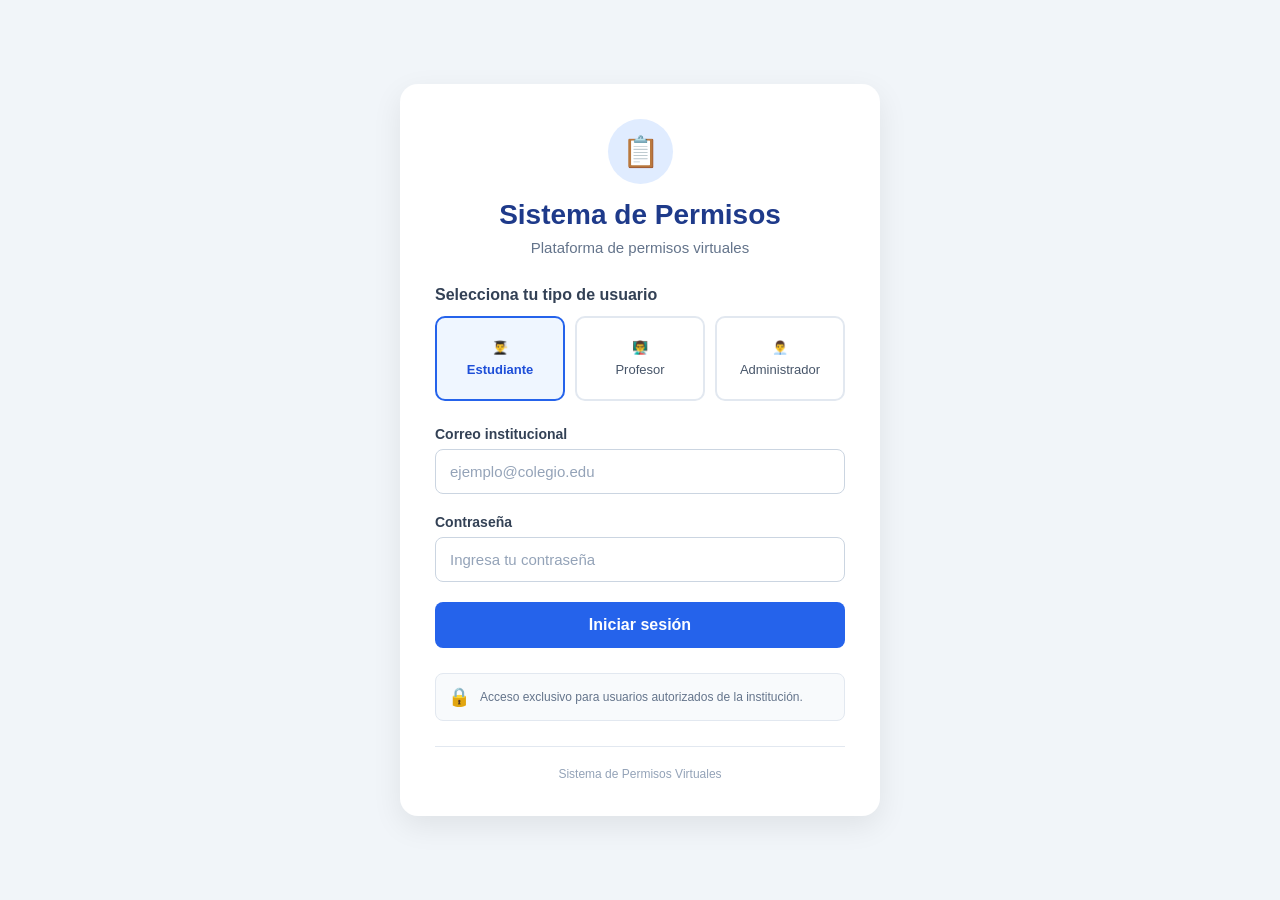
<file: index.html>
<!DOCTYPE html>
<html lang="es">

<head>
    <meta charset="UTF-8">
    <meta name="viewport" content="width=device-width, initial-scale=1.0">

    <title>Sistema de Permisos Virtuales</title>
    <link rel="stylesheet" href="sesion.css">
</head>

<body>

    <main class="contenedor-login">

        <section class="tarjeta-login">

            <!-- ENCABEZADO -->

            <div class="encabezado">

                <div class="icono">
                    📋
                </div>

                <h1>
                    Sistema de Permisos
                </h1>

                <p>
                    Plataforma de permisos virtuales
                </p>

            </div>


            <!-- SELECCIÓN DE ROL -->

            <div class="seccion-roles">

                <h2>
                    Selecciona tu tipo de usuario
                </h2>

                <div class="roles">

                    <button
                        type="button"
                        class="boton-rol activo">

                        👨‍🎓
                        <span>Estudiante</span>

                    </button>


                    <button
                        type="button"
                        class="boton-rol">

                        👨‍🏫
                        <span>Profesor</span>

                    </button>


                    <button
                        type="button"
                        class="boton-rol">

                        👨‍💼
                        <span>Administrador</span>

                    </button>

                </div>

            </div>


            <!-- FORMULARIO -->

            <form class="formulario-login">

                <div class="campo">

                    <label for="correo">
                        Correo institucional
                    </label>

                    <input
                        type="email"
                        id="correo"
                        name="correo"
                        placeholder="ejemplo@colegio.edu"
                        required>

                </div>


                <div class="campo">

                    <label for="contrasena">
                        Contraseña
                    </label>

                    <input
                        type="password"
                        id="contrasena"
                        name="contrasena"
                        placeholder="Ingresa tu contraseña"
                        required>

                </div>


                <button
                    type="submit"
                    class="boton-iniciar">

                    Iniciar sesión

                </button>

            </form>


            <!-- INFORMACIÓN -->

            <div class="informacion">

                <span>🔒</span>

                <p>
                    Acceso exclusivo para usuarios
                    autorizados de la institución.
                </p>

            </div>


            <!-- PIE -->

            <footer>

                Sistema de Permisos Virtuales

            </footer>

        </section>

    </main>

</body>
<script src="sesion.js"></script>
</html>
</file>
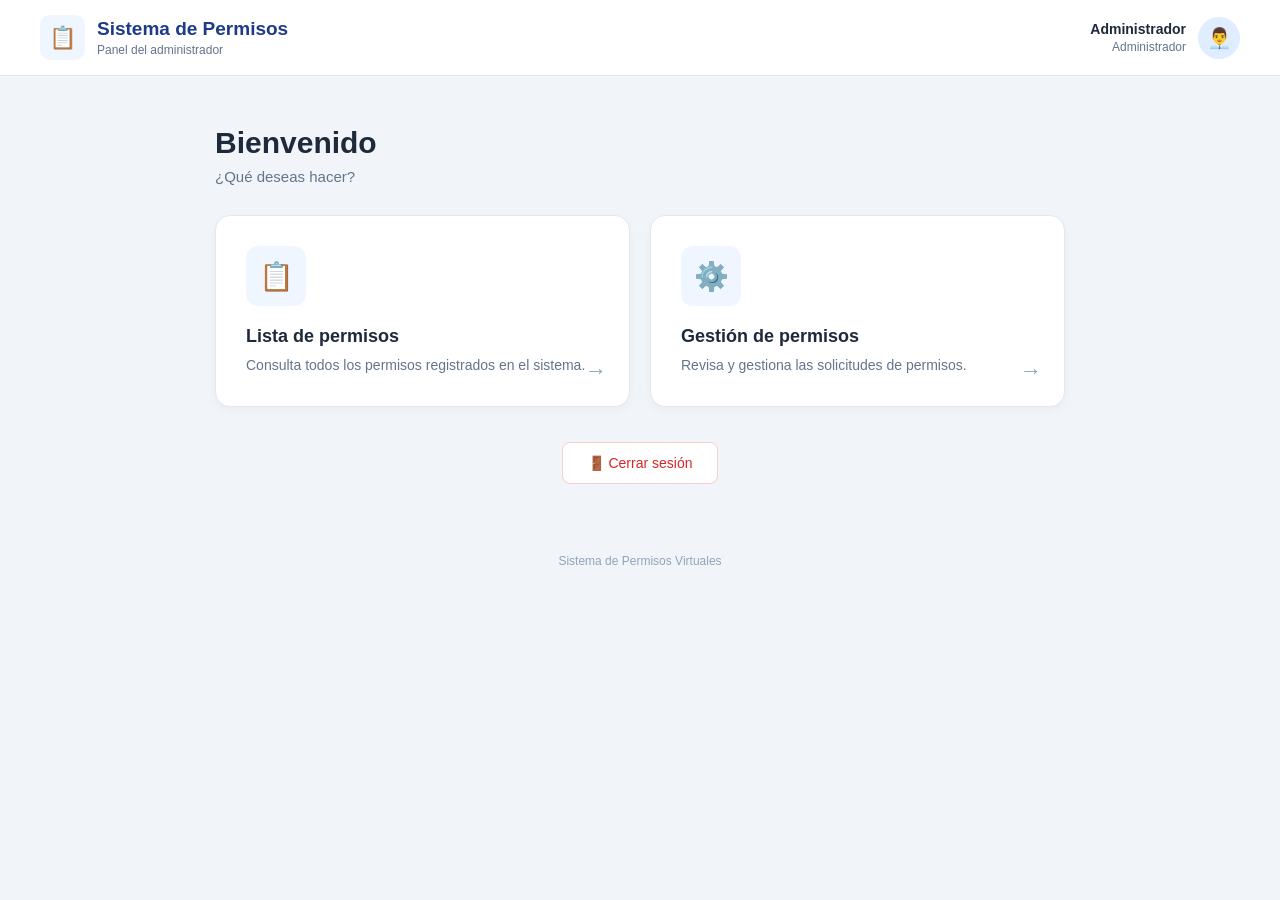
<file: administrador.html>
<!DOCTYPE html>
<html lang="es">

<head>

    <meta charset="UTF-8">

    <meta
        name="viewport"
        content="width=device-width, initial-scale=1.0">

    <title>Panel del Administrador</title>

    <link
        rel="stylesheet"
        href="administrador.css">

</head>

<body>


    <!-- BARRA SUPERIOR -->

    <header class="barra-superior">

        <div class="logo">

            <div class="logo-icono">
                📋
            </div>

            <div class="logo-texto">

                <h1>
                    Sistema de Permisos
                </h1>

                <p>
                    Panel del administrador
                </p>

            </div>

        </div>


        <div class="usuario">

            <div class="usuario-datos">

                <strong id="nombreUsuario">
                    Administrador
                </strong>

                <span>
                    Administrador
                </span>

            </div>

            <div class="usuario-icono">
                👨‍💼
            </div>

        </div>

    </header>


    <!-- CONTENIDO -->

    <main class="contenido">


        <!-- BIENVENIDA -->

        <section class="bienvenida">

            <h2>
                Bienvenido
            </h2>

            <p>
                ¿Qué deseas hacer?
            </p>

        </section>


        <!-- OPCIONES -->

        <section class="opciones">


            <!-- LISTA DE PERMISOS -->

            <button
                type="button"
                class="tarjeta-opcion"
                id="btnListaPermisos">

                <div class="icono-opcion">
                    📋
                </div>

                <div class="texto-opcion">

                    <h3>
                        Lista de permisos
                    </h3>

                    <p>
                        Consulta todos los permisos
                        registrados en el sistema.
                    </p>

                </div>

                <span class="flecha">
                    →
                </span>

            </button>


            <!-- GESTIÓN DE PERMISOS -->

            <button
                type="button"
                class="tarjeta-opcion"
                id="btnGestionPermisos">

                <div class="icono-opcion">
                    ⚙️
                </div>

                <div class="texto-opcion">

                    <h3>
                        Gestión de permisos
                    </h3>

                    <p>
                        Revisa y gestiona las
                        solicitudes de permisos.
                    </p>

                </div>

                <span class="flecha">
                    →
                </span>

            </button>


            <!-- GENERAL -->


        </section>


        <!-- CERRAR SESIÓN -->

        <button
            type="button"
            class="boton-cerrar"
            id="btnCerrarSesion">

            🚪 Cerrar sesión

        </button>


    </main>


    <!-- PIE -->

    <footer>

        Sistema de Permisos Virtuales

    </footer>


    <script src="administrador.js"></script>

</body>

</html>
</file>
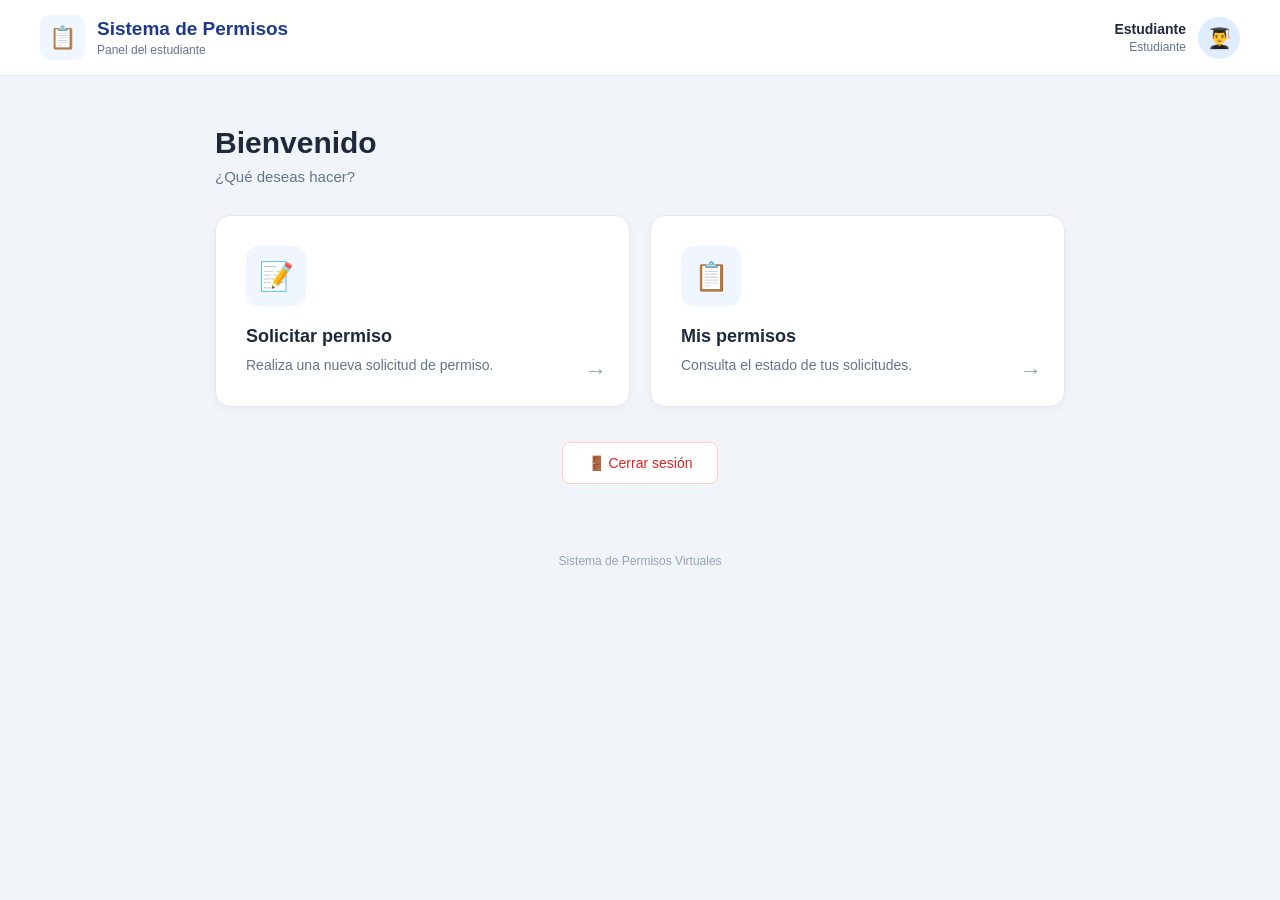
<file: estudiante.html>
<!DOCTYPE html>
<html lang="es">

<head>

    <meta charset="UTF-8">

    <meta
        name="viewport"
        content="width=device-width, initial-scale=1.0">

    <title>Panel del Estudiante</title>

    <link rel="stylesheet" href="estudiante.css">

</head>

<body>

    <!-- BARRA SUPERIOR -->

    <header class="barra-superior">

        <div class="logo">

            <div class="logo-icono">
                📋
            </div>

            <div class="logo-texto">

                <h1>
                    Sistema de Permisos
                </h1>

                <p>
                    Panel del estudiante
                </p>

            </div>

        </div>


        <div class="usuario">

            <div class="usuario-datos">

                <strong id="nombreUsuario">
                    Estudiante
                </strong>

                <span>
                    Estudiante
                </span>

            </div>

            <div class="usuario-icono">
                👨‍🎓
            </div>

        </div>

    </header>


    <!-- CONTENIDO -->

    <main class="contenido">

        <!-- BIENVENIDA -->

        <section class="bienvenida">

            <h2>
                Bienvenido
            </h2>

            <p>
                ¿Qué deseas hacer?
            </p>

        </section>


        <!-- OPCIONES -->

        <section class="opciones">


            <!-- SOLICITAR PERMISO -->

            <button
                type="button"
                class="tarjeta-opcion"
                id="btnSolicitar">

                <div class="icono-opcion">
                    📝
                </div>

                <div class="texto-opcion">

                    <h3>
                        Solicitar permiso
                    </h3>

                    <p>
                        Realiza una nueva solicitud
                        de permiso.
                    </p>

                </div>

                <span class="flecha">
                    →
                </span>

            </button>


            <!-- MIS PERMISOS -->

            <button
                type="button"
                class="tarjeta-opcion"
                id="btnMisPermisos">

                <div class="icono-opcion">
                    📋
                </div>

                <div class="texto-opcion">

                    <h3>
                        Mis permisos
                    </h3>

                    <p>
                        Consulta el estado de tus
                        solicitudes.
                    </p>

                </div>

                <span class="flecha">
                    →
                </span>

            </button>


        </section>


        <!-- CERRAR SESIÓN -->

        <button
            type="button"
            class="boton-cerrar"
            id="btnCerrarSesion">

            🚪 Cerrar sesión

        </button>

    </main>


    <!-- PIE -->

    <footer>

        Sistema de Permisos Virtuales

    </footer>


    <script src="estudiante.js"></script>

</body>

</html>
</file>
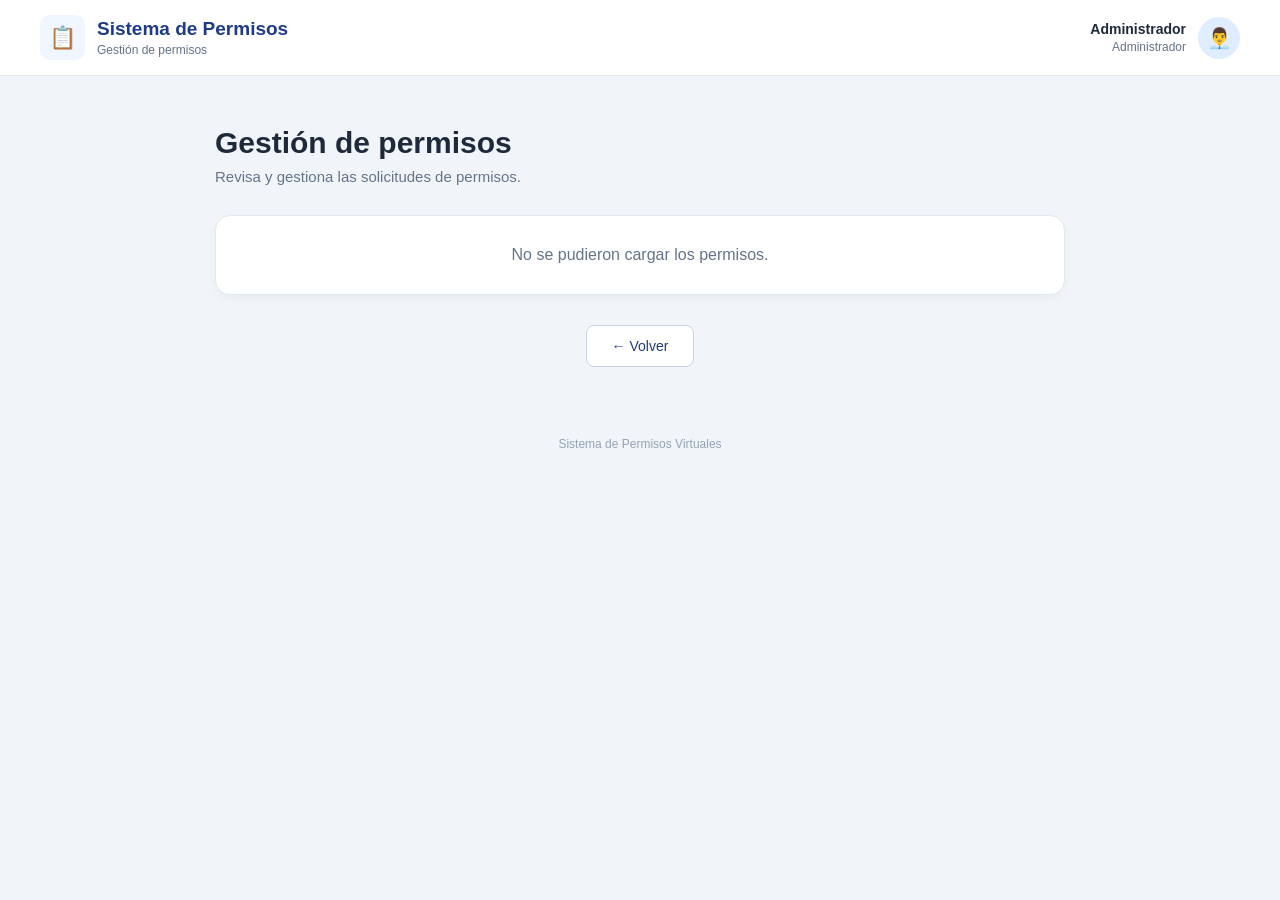
<file: gestion-permisos.html>
<!DOCTYPE html>
<html lang="es">

<head>

    <meta charset="UTF-8">

    <meta
        name="viewport"
        content="width=device-width, initial-scale=1.0">

    <title>Gestión de permisos</title>

    <link
        rel="stylesheet"
        href="gestion-permisos.css">

</head>

<body>


    <!-- BARRA SUPERIOR -->

    <header class="barra-superior">

        <div class="logo">

            <div class="logo-icono">
                📋
            </div>

            <div class="logo-texto">

                <h1>
                    Sistema de Permisos
                </h1>

                <p>
                    Gestión de permisos
                </p>

            </div>

        </div>


        <div class="usuario">

            <div class="usuario-datos">

                <strong id="nombreUsuario">
                    Administrador
                </strong>

                <span>
                    Administrador
                </span>

            </div>

            <div class="usuario-icono">
                👨‍💼
            </div>

        </div>

    </header>


    <!-- CONTENIDO -->

    <main class="contenido">


        <section class="bienvenida">

            <h2>
                Gestión de permisos
            </h2>

            <p>
                Revisa y gestiona las solicitudes de permisos.
            </p>

        </section>


        <!-- LISTA DE PERMISOS -->

        <section
            class="lista-permisos"
            id="listaPermisos">
        </section>


        <!-- SIN PERMISOS -->

        <div
            id="sinPermisos"
            class="sin-permisos">

            No hay solicitudes de permisos registradas.

        </div>


        <!-- VOLVER -->

        <button
            type="button"
            class="boton-volver"
            id="btnVolver">

            ← Volver

        </button>


    </main>


    <footer>

        Sistema de Permisos Virtuales

    </footer>


    <script src="gestion-permisos.js"></script>

</body>

</html>
</file>
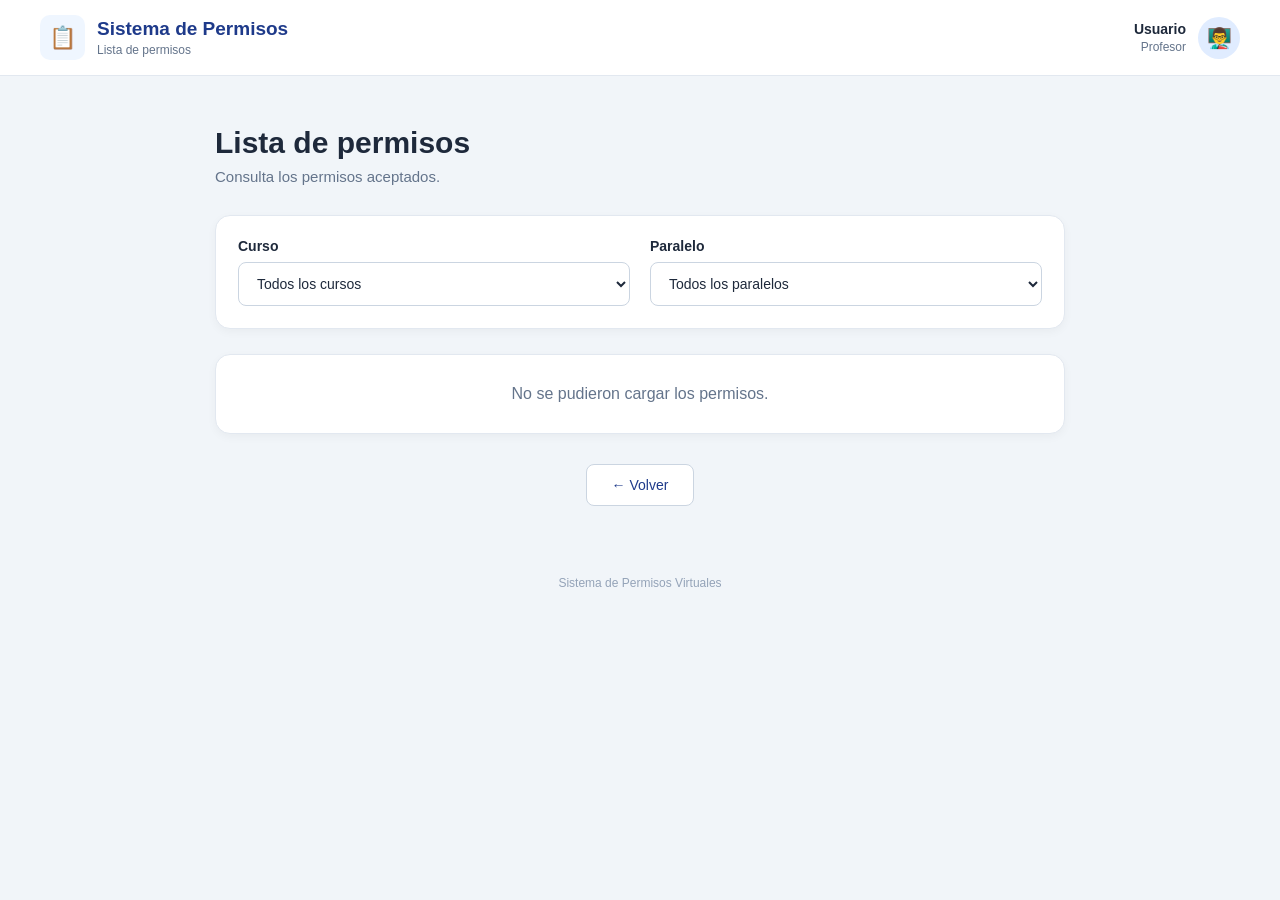
<file: lista-permisos.html>
<!DOCTYPE html>
<html lang="es">

<head>

    <meta charset="UTF-8">

    <meta
        name="viewport"
        content="width=device-width, initial-scale=1.0">

    <title>Lista de permisos</title>

    <link rel="stylesheet" href="lista-permisos.css">

</head>

<body>


    <!-- BARRA SUPERIOR -->

    <header class="barra-superior">

        <div class="logo">

            <div class="logo-icono">
                📋
            </div>

            <div class="logo-texto">

                <h1>
                    Sistema de Permisos
                </h1>

                <p>
                    Lista de permisos
                </p>

            </div>

        </div>


        <div class="usuario">

            <div class="usuario-datos">

                <strong id="nombreUsuario">
                    Usuario
                </strong>

                <span id="textoRol">
                    Profesor
                </span>

            </div>

            <div
                class="usuario-icono"
                id="iconoUsuario"
            >
                👨‍🏫
            </div>

        </div>

    </header>


    <!-- CONTENIDO -->

    <main class="contenido">


        <!-- BIENVENIDA -->

        <section class="bienvenida">

            <h2>
                Lista de permisos
            </h2>

            <p>
                Consulta los permisos aceptados.
            </p>

        </section>


        <!-- FILTROS -->

        <section class="filtros">

            <div class="campo">

                <label for="curso">
                    Curso
                </label>

                <select id="curso">

                    <option value="">
                        Todos los cursos
                    </option>

                    <option value="1ro">
                        1ro
                    </option>

                    <option value="2do">
                        2do
                    </option>

                    <option value="3ro">
                        3ro
                    </option>

                    <option value="4to">
                        4to
                    </option>

                    <option value="5to">
                        5to
                    </option>

                    <option value="6to">
                        6to
                    </option>

                </select>

            </div>


            <div class="campo">

                <label for="paralelo">
                    Paralelo
                </label>

                <select id="paralelo">

                    <option value="">
                        Todos los paralelos
                    </option>

                    <option value="A">
                        A
                    </option>

                    <option value="B">
                        B
                    </option>

                </select>

            </div>

        </section>


        <!-- LISTA -->

        <section
            class="lista-permisos"
            id="listaPermisos"
        >
        </section>


        <!-- SIN PERMISOS -->

        <div
            id="sinPermisos"
            class="sin-permisos"
        >
            No hay permisos aceptados para mostrar.
        </div>


        <!-- VOLVER -->

        <button
            type="button"
            class="boton-volver"
            id="btnVolver"
        >

            ← Volver

        </button>


    </main>


    <!-- PIE -->

    <footer>

        Sistema de Permisos Virtuales

    </footer>


    <script src="lista-permisos.js"></script>

</body>

</html>
</file>
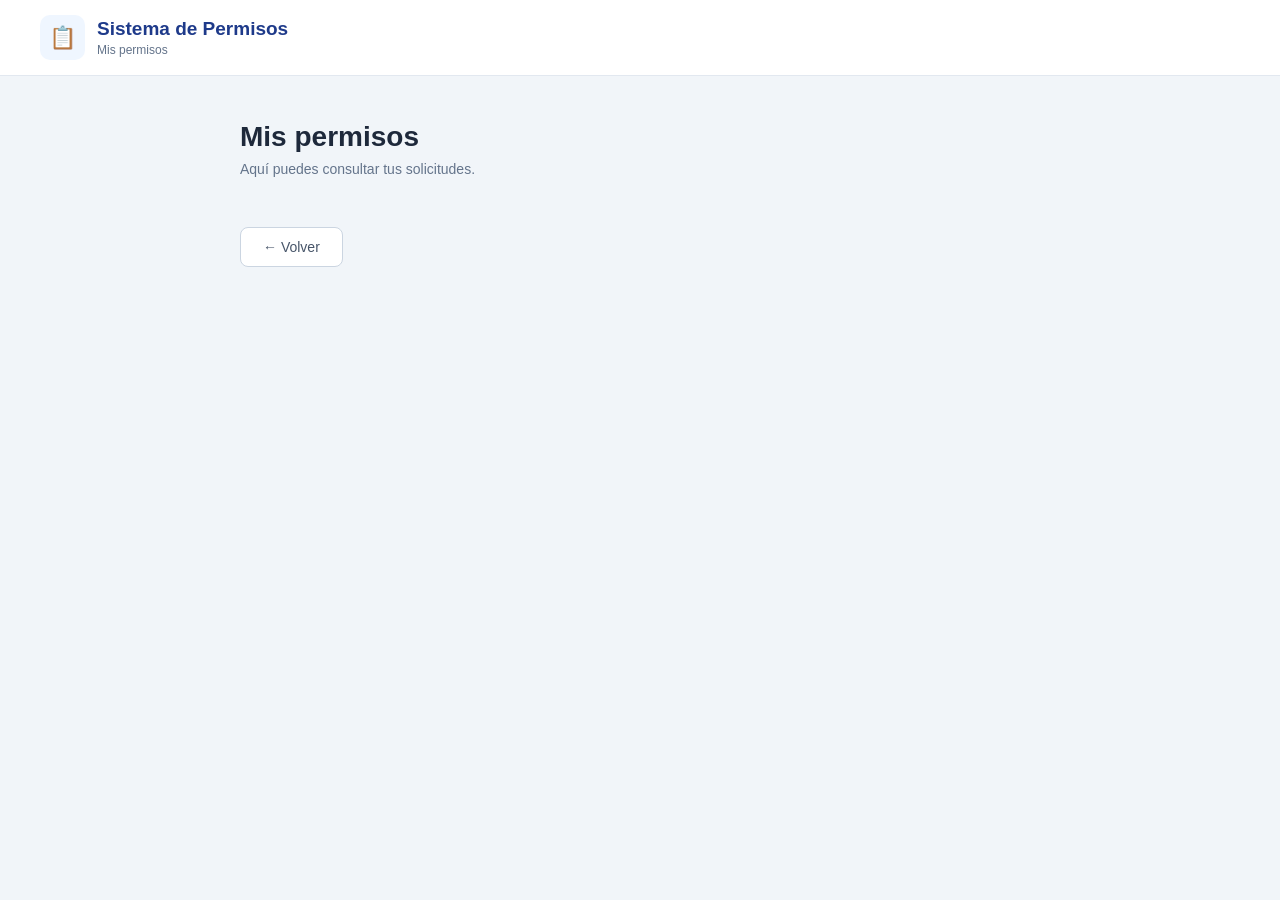
<file: permisos.html>
<!DOCTYPE html>
<html lang="es">

<head>

    <meta charset="UTF-8">

    <meta
        name="viewport"
        content="width=device-width, initial-scale=1.0">

    <title>Mis permisos</title>

    <link
        rel="stylesheet"
        href="permisos.css">

</head>

<body>


    <!-- BARRA SUPERIOR -->

    <header class="barra-superior">

        <div class="logo">

            <div class="logo-icono">
                📋
            </div>

            <div class="logo-texto">

                <h1>
                    Sistema de Permisos
                </h1>

                <p>
                    Mis permisos
                </p>

            </div>

        </div>

    </header>


    <!-- CONTENIDO -->

    <main class="contenedor">

        <section class="encabezado">

            <h2>
                Mis permisos
            </h2>

            <p>
                Aquí puedes consultar tus solicitudes.
            </p>

        </section>


        <!-- LISTA -->

        <section id="listaPermisos">

        </section>


        <!-- SIN PERMISOS -->

        <div
            id="sinPermisos"
            class="sin-permisos">

            No tienes solicitudes de permisos
            registradas.

        </div>


        <button
            type="button"
            class="boton-volver"
            id="btnVolver">

            ← Volver

        </button>

    </main>


    <script src="permisos.js"></script>

</body>

</html>
</file>
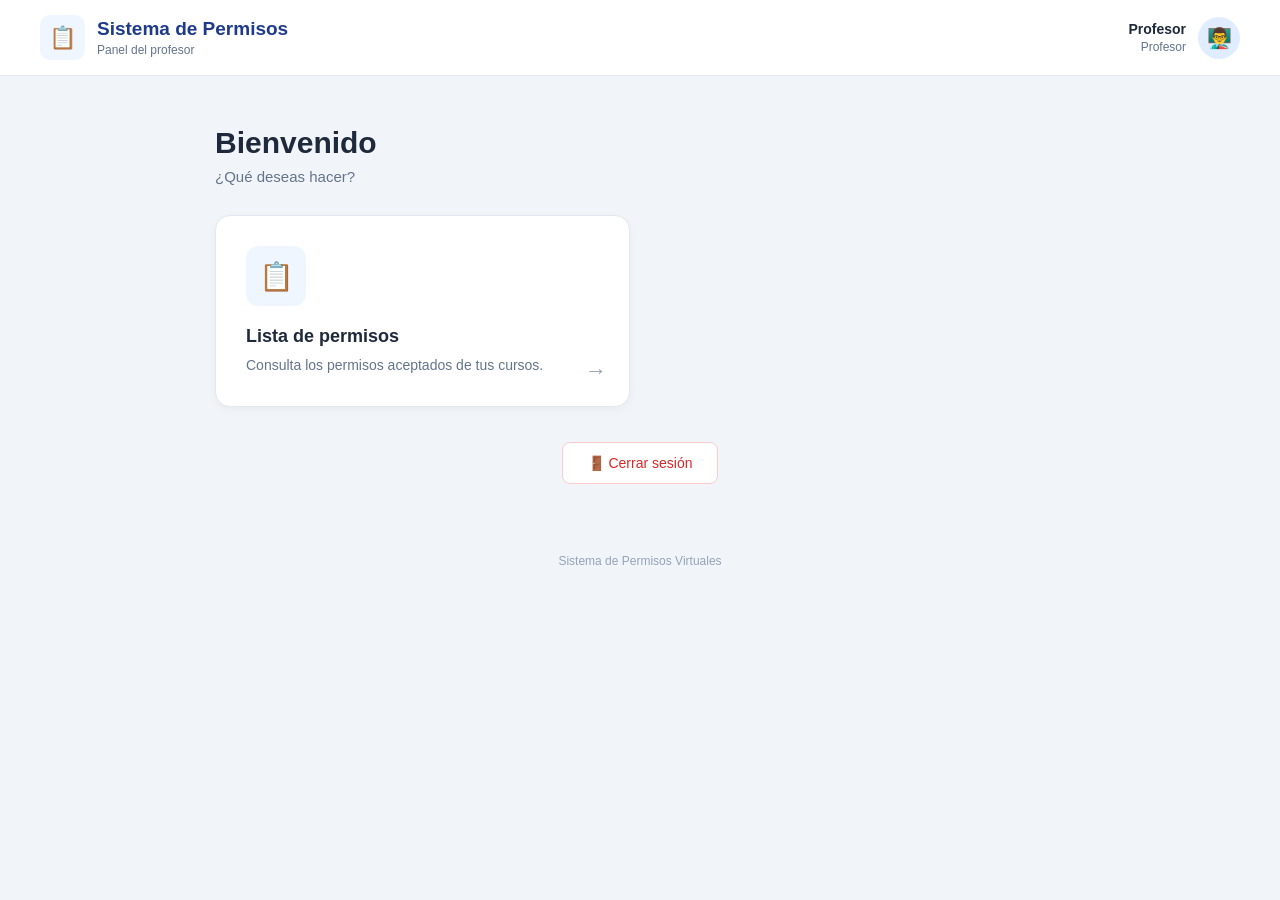
<file: profesor.html>
<!DOCTYPE html>
<html lang="es">

<head>

    <meta charset="UTF-8">

    <meta
        name="viewport"
        content="width=device-width, initial-scale=1.0">

    <title>Panel del Profesor</title>

    <link rel="stylesheet" href="profesor.css">

</head>

<body>


    <!-- BARRA SUPERIOR -->

    <header class="barra-superior">

        <div class="logo">

            <div class="logo-icono">
                📋
            </div>

            <div class="logo-texto">

                <h1>
                    Sistema de Permisos
                </h1>

                <p>
                    Panel del profesor
                </p>

            </div>

        </div>


        <div class="usuario">

            <div class="usuario-datos">

                <strong id="nombreUsuario">
                    Profesor
                </strong>

                <span>
                    Profesor
                </span>

            </div>

            <div class="usuario-icono">
                👨‍🏫
            </div>

        </div>

    </header>


    <!-- CONTENIDO -->

    <main class="contenido">


        <!-- BIENVENIDA -->

        <section class="bienvenida">

            <h2>
                Bienvenido
            </h2>

            <p>
                ¿Qué deseas hacer?
            </p>

        </section>


        <!-- OPCIONES -->

        <section class="opciones">


            <!-- LISTA DE PERMISOS -->

            <button
                type="button"
                class="tarjeta-opcion"
                id="btnListaPermisos">

                <div class="icono-opcion">
                    📋
                </div>

                <div class="texto-opcion">

                    <h3>
                        Lista de permisos
                    </h3>

                    <p>
                        Consulta los permisos
                        aceptados de tus cursos.
                    </p>

                </div>

                <span class="flecha">
                    →
                </span>

            </button>


        </section>


        <!-- CERRAR SESIÓN -->

        <button
            type="button"
            class="boton-cerrar"
            id="btnCerrarSesion">

            🚪 Cerrar sesión

        </button>


    </main>


    <!-- PIE -->

    <footer>

        Sistema de Permisos Virtuales

    </footer>


    <script src="profesor.js"></script>

</body>

</html>
</file>
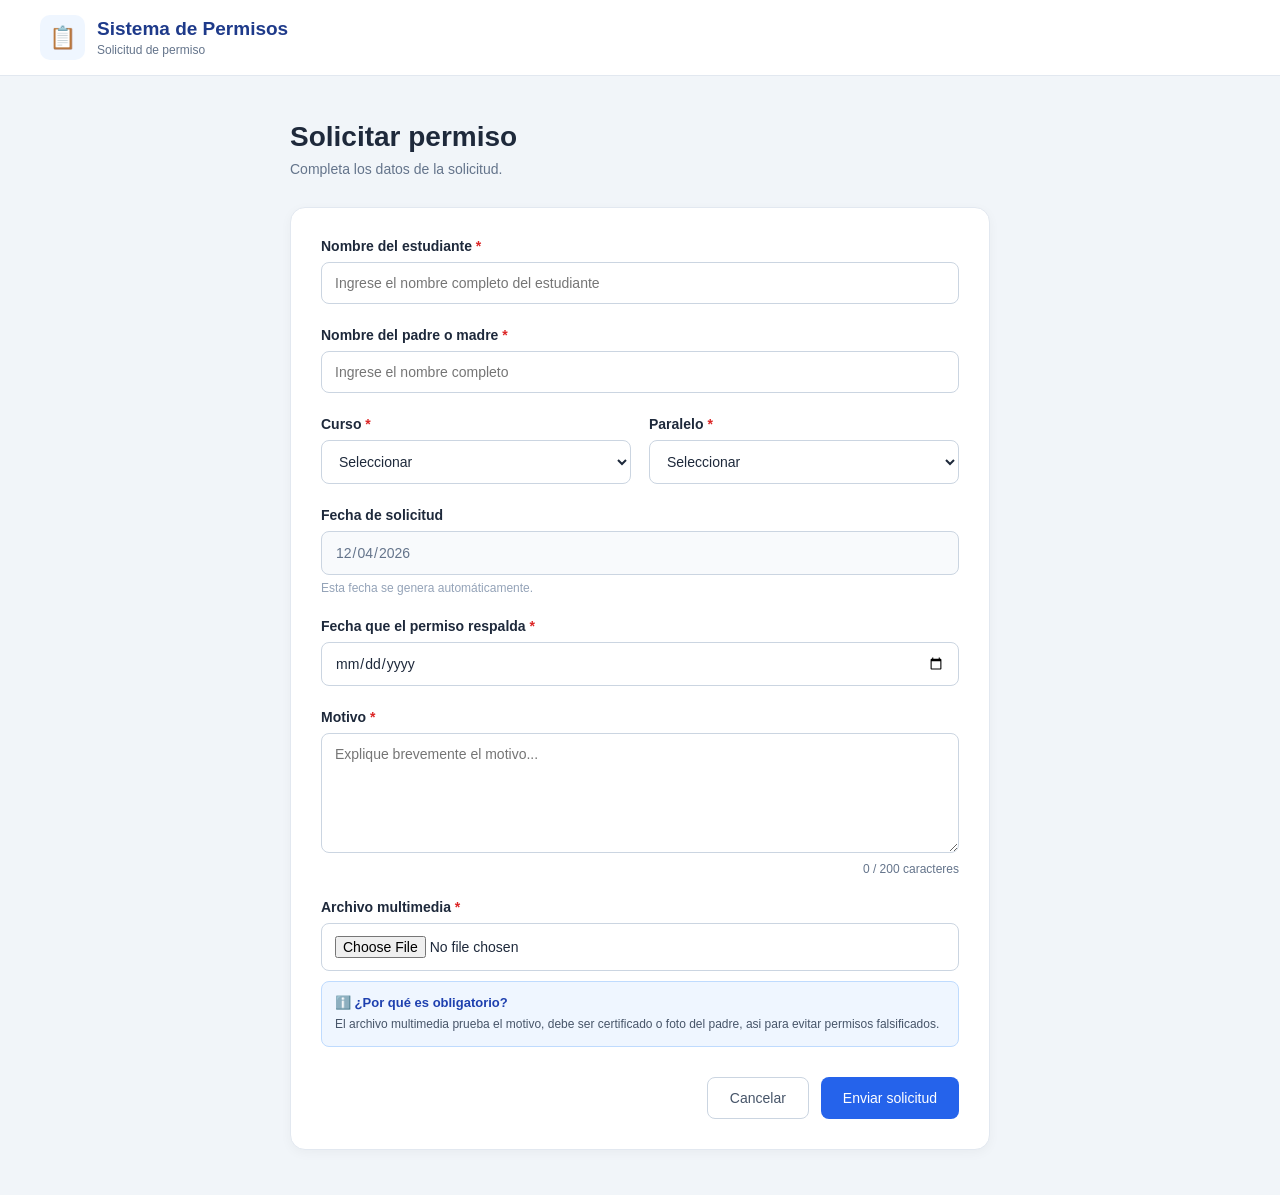
<file: solicitar.html>
<!DOCTYPE html>
<html lang="es">
<head>
    <meta charset="UTF-8">
    <meta name="viewport" content="width=device-width, initial-scale=1.0">

    <title>Solicitar permiso</title>

    <link rel="stylesheet" href="solicitar.css">
</head>

<body>

<header class="barra-superior">

    <div class="logo">

        <div class="logo-icono">
            📋
        </div>

        <div class="logo-texto">

            <h1>
                Sistema de Permisos
            </h1>

            <p>
                Solicitud de permiso
            </p>

        </div>

    </div>

</header>


<main class="contenedor">

    <section class="encabezado">

        <h2>
            Solicitar permiso
        </h2>

        <p>
            Completa los datos de la solicitud.
        </p>

    </section>


    <form id="formularioPermiso">


        <!-- NOMBRE DEL ESTUDIANTE -->

        <div class="campo">

            <label for="nombreEstudiante">

                Nombre del estudiante

                <span>*</span>

            </label>

            <input
                type="text"
                id="nombreEstudiante"
                placeholder="Ingrese el nombre completo del estudiante"
                required
            >

        </div>


        <!-- NOMBRE DEL PADRE -->

        <div class="campo">

            <label for="nombrePadre">

                Nombre del padre o madre

                <span>*</span>

            </label>

            <input
                type="text"
                id="nombrePadre"
                placeholder="Ingrese el nombre completo"
                required
            >

        </div>


        <!-- CURSO Y PARALELO -->

        <div class="fila">


            <div class="campo">

                <label for="curso">

                    Curso

                    <span>*</span>

                </label>

                <select id="curso" required>

                    <option value="">
                        Seleccionar
                    </option>

                    <option value="1ro">
                        1ro
                    </option>

                    <option value="2do">
                        2do
                    </option>

                    <option value="3ro">
                        3ro
                    </option>

                    <option value="4to">
                        4to
                    </option>

                    <option value="5to">
                        5to
                    </option>

                    <option value="6to">
                        6to
                    </option>

                </select>

            </div>


            <div class="campo">

                <label for="paralelo">

                    Paralelo

                    <span>*</span>

                </label>

                <select id="paralelo" required>

                    <option value="">
                        Seleccionar
                    </option>

                    <option value="A">
                        A
                    </option>

                    <option value="B">
                        B
                    </option>

                </select>

            </div>


        </div>


        <!-- FECHA DE SOLICITUD -->

        <div class="campo">

            <label for="fechaSolicitud">

                Fecha de solicitud

            </label>

            <input
                type="date"
                id="fechaSolicitud"
                readonly
            >

            <small>
                Esta fecha se genera automáticamente.
            </small>

        </div>


        <!-- FECHA QUE RESPALDA -->

        <div class="campo">

            <label for="fechaPermiso">

                Fecha que el permiso respalda

                <span>*</span>

            </label>

            <input
                type="date"
                id="fechaPermiso"
                required
            >

        </div>


        <!-- MOTIVO -->

        <div class="campo">

            <label for="motivo">

                Motivo

                <span>*</span>

            </label>

            <textarea
                id="motivo"
                maxlength="200"
                placeholder="Explique brevemente el motivo..."
                required
            ></textarea>

            <div class="contador">

                <span id="contador">
                    0
                </span>

                / 200 caracteres

            </div>

        </div>


        <!-- ARCHIVO -->

        <div class="campo">

            <label for="archivo">

                Archivo multimedia

                <span>*</span>

            </label>

            <input
                type="file"
                id="archivo"
                accept="image/*,video/*,.pdf"
                required
            >


            <div class="aviso">

                <strong>
                    ℹ️ ¿Por qué es obligatorio?
                </strong>

                <p>
                    El archivo multimedia prueba el motivo,
                    debe ser certificado o foto del padre,
                    asi para evitar permisos falsificados.
                </p>

            </div>

        </div>


        <!-- BOTONES -->

        <div class="botones">

            <button
                type="button"
                class="boton-cancelar"
                id="btnCancelar"
            >
                Cancelar
            </button>


            <button
                type="submit"
                class="boton-enviar"
            >
                Enviar solicitud
            </button>

        </div>


    </form>

</main>


<script src="solicitar.js"></script>

</body>
</html>
</file>
<file: sesion.css>
/* ==========================================
   CONFIGURACIÓN GENERAL
========================================== */

* {
    margin: 0;
    padding: 0;
    box-sizing: border-box;
}

body {
    font-family: Arial, Helvetica, sans-serif;
    min-height: 100vh;
    background: #f1f5f9;
    color: #1e293b;
}


/* ==========================================
   CONTENEDOR PRINCIPAL
========================================== */

.contenedor-login {
    min-height: 100vh;
    display: flex;
    justify-content: center;
    align-items: center;
    padding: 30px 20px;
}


/* ==========================================
   TARJETA DE LOGIN
========================================== */

.tarjeta-login {
    width: 100%;
    max-width: 480px;
    background: white;
    border-radius: 18px;
    padding: 35px;
    box-shadow:
        0 10px 30px rgba(0, 0, 0, 0.08);
}


/* ==========================================
   ENCABEZADO
========================================== */

.encabezado {
    text-align: center;
    margin-bottom: 30px;
}

.icono {
    width: 65px;
    height: 65px;
    margin: 0 auto 15px;
    display: flex;
    align-items: center;
    justify-content: center;
    background: #e0ecff;
    border-radius: 50%;
    font-size: 30px;
}

.encabezado h1 {
    font-size: 28px;
    margin-bottom: 8px;
    color: #1e3a8a;
}

.encabezado p {
    color: #64748b;
    font-size: 15px;
}


/* ==========================================
   SELECCIÓN DE ROLES
========================================== */

.seccion-roles {
    margin-bottom: 25px;
}

.seccion-roles h2 {
    font-size: 16px;
    margin-bottom: 12px;
    color: #334155;
}


/* ==========================================
   BOTONES DE ROLES
========================================== */

.roles {
    display: grid;
    grid-template-columns: repeat(3, 1fr);
    gap: 10px;
}

.boton-rol {
    min-height: 85px;
    padding: 10px;
    border: 2px solid #e2e8f0;
    border-radius: 10px;
    background: white;
    color: #475569;
    cursor: pointer;
    display: flex;
    flex-direction: column;
    align-items: center;
    justify-content: center;
    gap: 7px;
    font-size: 13px;
    transition: 0.2s;
}

.boton-rol:hover {
    border-color: #3b82f6;
    background: #f8fbff;
}

.boton-rol.activo {
    border-color: #2563eb;
    background: #eff6ff;
    color: #1d4ed8;
    font-weight: bold;
}

.boton-rol span {
    font-size: 13px;
}


/* ==========================================
   FORMULARIO
========================================== */

.formulario-login {
    display: flex;
    flex-direction: column;
    gap: 20px;
}


/* ==========================================
   CAMPOS
========================================== */

.campo {
    display: flex;
    flex-direction: column;
    gap: 7px;
}

.campo label {
    font-size: 14px;
    font-weight: bold;
    color: #334155;
}

.campo input {
    width: 100%;
    padding: 13px 14px;
    border: 1px solid #cbd5e1;
    border-radius: 8px;
    outline: none;
    font-size: 15px;
    background: white;
    transition: 0.2s;
}

.campo input:focus {
    border-color: #2563eb;
    box-shadow:
        0 0 0 3px rgba(37, 99, 235, 0.1);
}

.campo input::placeholder {
    color: #94a3b8;
}


/* ==========================================
   BOTÓN INICIAR SESIÓN
========================================== */

.boton-iniciar {
    width: 100%;
    padding: 14px;
    border: none;
    border-radius: 8px;
    background: #2563eb;
    color: white;
    font-size: 16px;
    font-weight: bold;
    cursor: pointer;
    transition: 0.2s;
}

.boton-iniciar:hover {
    background: #1d4ed8;
}

.boton-iniciar:active {
    transform: scale(0.99);
}


/* ==========================================
   INFORMACIÓN
========================================== */

.informacion {
    display: flex;
    align-items: center;
    gap: 10px;
    margin-top: 25px;
    padding: 12px;
    background: #f8fafc;
    border-radius: 8px;
    border: 1px solid #e2e8f0;
}

.informacion span {
    font-size: 18px;
}

.informacion p {
    font-size: 12px;
    line-height: 1.4;
    color: #64748b;
}


/* ==========================================
   PIE DE PÁGINA
========================================== */

footer {
    text-align: center;
    margin-top: 25px;
    padding-top: 20px;
    border-top: 1px solid #e2e8f0;
    font-size: 12px;
    color: #94a3b8;
}


/* ==========================================
   RESPONSIVE
========================================== */

@media (max-width: 500px) {
    .tarjeta-login {
        padding: 25px 20px;
        border-radius: 14px;
    }

    .encabezado h1 {
        font-size: 24px;
    }

    .roles {
        grid-template-columns: 1fr;
    }

    .boton-rol {
        min-height: 55px;
        flex-direction: row;
        justify-content: flex-start;
        padding: 12px 18px;
    }

}
</file>
<file: administrador.css>
/* ==========================================
   CONFIGURACIÓN GENERAL
========================================== */

* {
    margin: 0;
    padding: 0;
    box-sizing: border-box;
}

body {

    min-height: 100vh;

    font-family:
        Arial,
        Helvetica,
        sans-serif;

    background: #f1f5f9;

    color: #1e293b;
}


/* ==========================================
   BARRA SUPERIOR
========================================== */

.barra-superior {

    width: 100%;

    min-height: 75px;

    padding: 15px 40px;

    background: white;

    border-bottom:
        1px solid #e2e8f0;

    display: flex;

    align-items: center;

    justify-content: space-between;
}


/* ==========================================
   LOGO
========================================== */

.logo {

    display: flex;

    align-items: center;

    gap: 12px;
}

.logo-icono {

    width: 45px;

    height: 45px;

    display: flex;

    align-items: center;

    justify-content: center;

    background: #eff6ff;

    border-radius: 10px;

    font-size: 22px;
}

.logo-texto h1 {

    font-size: 19px;

    color: #1e3a8a;
}

.logo-texto p {

    margin-top: 3px;

    font-size: 12px;

    color: #64748b;
}


/* ==========================================
   USUARIO
========================================== */

.usuario {

    display: flex;

    align-items: center;

    gap: 12px;
}

.usuario-datos {

    display: flex;

    flex-direction: column;

    align-items: flex-end;

    gap: 3px;
}

.usuario-datos strong {

    font-size: 14px;
}

.usuario-datos span {

    font-size: 12px;

    color: #64748b;
}

.usuario-icono {

    width: 42px;

    height: 42px;

    display: flex;

    align-items: center;

    justify-content: center;

    background: #e0ecff;

    border-radius: 50%;

    font-size: 20px;
}


/* ==========================================
   CONTENIDO
========================================== */

.contenido {

    width: 100%;

    max-width: 900px;

    margin: 0 auto;

    padding: 50px 25px;
}


/* ==========================================
   BIENVENIDA
========================================== */

.bienvenida {

    margin-bottom: 30px;
}

.bienvenida h2 {

    font-size: 30px;

    margin-bottom: 8px;

    color: #1e293b;
}

.bienvenida p {

    font-size: 15px;

    color: #64748b;
}


/* ==========================================
   OPCIONES
========================================== */

.opciones {

    display: grid;

    grid-template-columns:
        repeat(2, 1fr);

    gap: 20px;
}


/* ==========================================
   TARJETAS
========================================== */

.tarjeta-opcion {

    position: relative;

    min-height: 180px;

    padding: 30px;

    border:
        1px solid #e2e8f0;

    border-radius: 15px;

    background: white;

    display: flex;

    flex-direction: column;

    align-items: flex-start;

    text-align: left;

    cursor: pointer;

    box-shadow:
        0 3px 10px
        rgba(0, 0, 0, 0.04);

    transition: 0.2s;
}

.tarjeta-opcion:hover {

    transform:
        translateY(-4px);

    border-color:
        #93c5fd;

    box-shadow:
        0 10px 25px
        rgba(0, 0, 0, 0.08);
}


/* ==========================================
   ICONO
========================================== */

.icono-opcion {

    width: 60px;

    height: 60px;

    margin-bottom: 20px;

    display: flex;

    align-items: center;

    justify-content: center;

    background: #eff6ff;

    border-radius: 12px;

    font-size: 28px;
}


/* ==========================================
   TEXTO
========================================== */

.texto-opcion h3 {

    margin-bottom: 8px;

    font-size: 18px;

    color: #1e293b;
}

.texto-opcion p {

    font-size: 14px;

    line-height: 1.5;

    color: #64748b;
}


/* ==========================================
   FLECHA
========================================== */

.flecha {

    position: absolute;

    right: 22px;

    bottom: 22px;

    font-size: 22px;

    color: #94a3b8;

    transition: 0.2s;
}

.tarjeta-opcion:hover .flecha {

    right: 17px;

    color: #2563eb;
}


/* ==========================================
   CERRAR SESIÓN
========================================== */

.boton-cerrar {

    display: block;

    margin: 35px auto 0;

    padding: 12px 25px;

    border:
        1px solid #fecaca;

    border-radius: 8px;

    background: white;

    color: #dc2626;

    font-size: 14px;

    cursor: pointer;

    transition: 0.2s;
}

.boton-cerrar:hover {

    background: #fef2f2;

    border-color:
        #fca5a5;
}


/* ==========================================
   PIE
========================================== */

footer {

    padding: 20px;

    text-align: center;

    font-size: 12px;

    color: #94a3b8;
}


/* ==========================================
   RESPONSIVE
========================================== */

@media (max-width: 650px) {

    .barra-superior {

        padding: 15px 20px;
    }

    .logo-texto h1 {

        font-size: 16px;
    }

    .usuario-datos {

        display: none;
    }

    .contenido {

        padding: 35px 20px;
    }

    .bienvenida h2 {

        font-size: 25px;
    }

    .opciones {

        grid-template-columns: 1fr;
    }

}
</file>
<file: estudiante.css>
/* ==========================================
   CONFIGURACIÓN GENERAL
========================================== */

* {
    margin: 0;
    padding: 0;
    box-sizing: border-box;
}

body {

    min-height: 100vh;

    font-family:
        Arial,
        Helvetica,
        sans-serif;

    background: #f1f5f9;

    color: #1e293b;
}


/* ==========================================
   BARRA SUPERIOR
========================================== */

.barra-superior {

    width: 100%;

    min-height: 75px;

    padding: 15px 40px;

    background: white;

    border-bottom:
        1px solid #e2e8f0;

    display: flex;

    align-items: center;

    justify-content: space-between;
}


/* ==========================================
   LOGO
========================================== */

.logo {

    display: flex;

    align-items: center;

    gap: 12px;
}

.logo-icono {

    width: 45px;

    height: 45px;

    display: flex;

    align-items: center;

    justify-content: center;

    background: #eff6ff;

    border-radius: 10px;

    font-size: 22px;
}

.logo-texto h1 {

    font-size: 19px;

    color: #1e3a8a;
}

.logo-texto p {

    margin-top: 3px;

    font-size: 12px;

    color: #64748b;
}


/* ==========================================
   USUARIO
========================================== */

.usuario {

    display: flex;

    align-items: center;

    gap: 12px;
}

.usuario-datos {

    display: flex;

    flex-direction: column;

    align-items: flex-end;

    gap: 3px;
}

.usuario-datos strong {

    font-size: 14px;
}

.usuario-datos span {

    font-size: 12px;

    color: #64748b;
}

.usuario-icono {

    width: 42px;

    height: 42px;

    display: flex;

    align-items: center;

    justify-content: center;

    background: #e0ecff;

    border-radius: 50%;

    font-size: 20px;
}


/* ==========================================
   CONTENIDO
========================================== */

.contenido {

    width: 100%;

    max-width: 900px;

    margin: 0 auto;

    padding: 50px 25px;
}


/* ==========================================
   BIENVENIDA
========================================== */

.bienvenida {

    margin-bottom: 30px;
}

.bienvenida h2 {

    font-size: 30px;

    margin-bottom: 8px;

    color: #1e293b;
}

.bienvenida p {

    font-size: 15px;

    color: #64748b;
}


/* ==========================================
   OPCIONES
========================================== */

.opciones {

    display: grid;

    grid-template-columns:
        repeat(2, 1fr);

    gap: 20px;
}


/* ==========================================
   TARJETAS
========================================== */

.tarjeta-opcion {

    position: relative;

    min-height: 180px;

    padding: 30px;

    border:
        1px solid #e2e8f0;

    border-radius: 15px;

    background: white;

    display: flex;

    flex-direction: column;

    align-items: flex-start;

    text-align: left;

    cursor: pointer;

    box-shadow:
        0 3px 10px rgba(0, 0, 0, 0.04);

    transition: 0.2s;
}

.tarjeta-opcion:hover {

    transform:
        translateY(-4px);

    border-color:
        #93c5fd;

    box-shadow:
        0 10px 25px
        rgba(0, 0, 0, 0.08);
}


/* ==========================================
   ICONO
========================================== */

.icono-opcion {

    width: 60px;

    height: 60px;

    margin-bottom: 20px;

    display: flex;

    align-items: center;

    justify-content: center;

    background: #eff6ff;

    border-radius: 12px;

    font-size: 28px;
}


/* ==========================================
   TEXTO
========================================== */

.texto-opcion h3 {

    margin-bottom: 8px;

    font-size: 18px;

    color: #1e293b;
}

.texto-opcion p {

    font-size: 14px;

    line-height: 1.5;

    color: #64748b;
}


/* ==========================================
   FLECHA
========================================== */

.flecha {

    position: absolute;

    right: 22px;

    bottom: 22px;

    font-size: 22px;

    color: #94a3b8;

    transition: 0.2s;
}

.tarjeta-opcion:hover .flecha {

    right: 17px;

    color: #2563eb;
}


/* ==========================================
   CERRAR SESIÓN
========================================== */

.boton-cerrar {

    display: block;

    margin: 35px auto 0;

    padding: 12px 25px;

    border:
        1px solid #fecaca;

    border-radius: 8px;

    background: white;

    color: #dc2626;

    font-size: 14px;

    cursor: pointer;

    transition: 0.2s;
}

.boton-cerrar:hover {

    background: #fef2f2;

    border-color: #fca5a5;
}


/* ==========================================
   PIE
========================================== */

footer {

    padding: 20px;

    text-align: center;

    font-size: 12px;

    color: #94a3b8;
}


/* ==========================================
   RESPONSIVE
========================================== */

@media (max-width: 650px) {

    .barra-superior {

        padding: 15px 20px;
    }

    .logo-texto h1 {

        font-size: 16px;
    }

    .usuario-datos {

        display: none;
    }

    .contenido {

        padding: 35px 20px;
    }

    .bienvenida h2 {

        font-size: 25px;
    }

    .opciones {

        grid-template-columns: 1fr;
    }

}
</file>
<file: gestion-permisos.css>
* {
    margin: 0;
    padding: 0;
    box-sizing: border-box;
}

body {
    min-height: 100vh;
    font-family: Arial, Helvetica, sans-serif;
    background: #f1f5f9;
    color: #1e293b;
}


/* BARRA SUPERIOR */

.barra-superior {
    width: 100%;
    min-height: 75px;
    padding: 15px 40px;
    background: white;
    border-bottom: 1px solid #e2e8f0;

    display: flex;
    align-items: center;
    justify-content: space-between;
}


/* LOGO */

.logo {
    display: flex;
    align-items: center;
    gap: 12px;
}

.logo-icono {
    width: 45px;
    height: 45px;

    display: flex;
    align-items: center;
    justify-content: center;

    background: #eff6ff;
    border-radius: 10px;

    font-size: 22px;
}

.logo-texto h1 {
    font-size: 19px;
    color: #1e3a8a;
}

.logo-texto p {
    margin-top: 3px;
    font-size: 12px;
    color: #64748b;
}


/* USUARIO */

.usuario {
    display: flex;
    align-items: center;
    gap: 12px;
}

.usuario-datos {
    display: flex;
    flex-direction: column;
    align-items: flex-end;
    gap: 3px;
}

.usuario-datos strong {
    font-size: 14px;
}

.usuario-datos span {
    font-size: 12px;
    color: #64748b;
}

.usuario-icono {
    width: 42px;
    height: 42px;

    display: flex;
    align-items: center;
    justify-content: center;

    background: #e0ecff;
    border-radius: 50%;

    font-size: 20px;
}


/* CONTENIDO */

.contenido {
    width: 100%;
    max-width: 900px;
    margin: 0 auto;

    padding: 50px 25px;
}


/* BIENVENIDA */

.bienvenida {
    margin-bottom: 30px;
}

.bienvenida h2 {
    font-size: 30px;
    margin-bottom: 8px;
    color: #1e293b;
}

.bienvenida p {
    font-size: 15px;
    color: #64748b;
}


/* LISTA */

.lista-permisos {
    display: flex;
    flex-direction: column;
    gap: 18px;
}


/* TARJETA */

.tarjeta-permiso {
    padding: 25px;

    background: white;

    border: 1px solid #e2e8f0;
    border-radius: 15px;

    box-shadow:
        0 3px 10px rgba(0, 0, 0, 0.04);

    transition: 0.2s;
}

.tarjeta-permiso:hover {
    transform: translateY(-2px);

    border-color: #93c5fd;

    box-shadow:
        0 8px 20px rgba(0, 0, 0, 0.07);
}


/* CABECERA */

.cabecera-permiso {
    display: flex;
    align-items: center;
    justify-content: space-between;

    gap: 15px;

    padding-bottom: 18px;
    margin-bottom: 18px;

    border-bottom: 1px solid #e2e8f0;
}

.cabecera-permiso h3 {
    font-size: 18px;
    color: #1e3a8a;
}


/* ESTADOS */

.estado {
    padding: 6px 12px;

    border-radius: 20px;

    font-size: 12px;
    font-weight: bold;
}

.estado-pendiente {
    background: #fef3c7;
    color: #b45309;
}

.estado-aprobado {
    background: #dcfce7;
    color: #15803d;
}

.estado-rechazado {
    background: #fee2e2;
    color: #dc2626;
}


/* DATOS */

.datos {
    display: grid;

    grid-template-columns:
        repeat(2, 1fr);

    gap: 15px;
}

.dato {
    padding: 12px;

    background: #f8fafc;

    border-radius: 8px;

    font-size: 14px;
}

.dato strong {
    display: block;

    margin-bottom: 5px;

    font-size: 12px;

    color: #64748b;
}


/* MOTIVO */

.motivo {
    margin-top: 18px;

    padding: 15px;

    background: #f8fafc;

    border-radius: 8px;

    font-size: 14px;

    line-height: 1.5;
}

.motivo strong {
    display: block;

    margin-bottom: 6px;

    font-size: 12px;

    color: #64748b;
}


/* ARCHIVO */

.archivo {
    margin-top: 15px;

    padding: 12px 15px;

    background: #eff6ff;

    border-radius: 8px;

    color: #1d4ed8;

    font-size: 13px;
}


/* BOTONES */

.botones {
    display: flex;

    gap: 12px;

    margin-top: 20px;
}

.boton-aprobar,
.boton-rechazar {
    flex: 1;

    padding: 12px 18px;

    border: none;

    border-radius: 8px;

    font-size: 14px;

    font-weight: bold;

    cursor: pointer;

    transition: 0.2s;
}

.boton-aprobar {
    background: #16a34a;
    color: white;
}

.boton-aprobar:hover {
    background: #15803d;
}

.boton-rechazar {
    background: #dc2626;
    color: white;
}

.boton-rechazar:hover {
    background: #b91c1c;
}


/* SIN PERMISOS */

.sin-permisos {
    padding: 30px;

    background: white;

    border: 1px solid #e2e8f0;

    border-radius: 15px;

    text-align: center;

    color: #64748b;

    box-shadow:
        0 3px 10px rgba(0, 0, 0, 0.04);
}


/* VOLVER */

.boton-volver {
    display: block;

    margin: 30px auto 0;

    padding: 12px 25px;

    border: 1px solid #cbd5e1;

    border-radius: 8px;

    background: white;

    color: #1e3a8a;

    font-size: 14px;

    cursor: pointer;

    transition: 0.2s;
}

.boton-volver:hover {
    background: #eff6ff;

    border-color: #93c5fd;
}


/* PIE */

footer {
    padding: 20px;

    text-align: center;

    font-size: 12px;

    color: #94a3b8;
}


/* RESPONSIVE */

@media (max-width: 650px) {

    .barra-superior {
        padding: 15px 20px;
    }

    .logo-texto h1 {
        font-size: 16px;
    }

    .usuario-datos {
        display: none;
    }

    .contenido {
        padding: 35px 20px;
    }

    .bienvenida h2 {
        font-size: 25px;
    }

    .datos {
        grid-template-columns: 1fr;
    }

    .cabecera-permiso {
        align-items: flex-start;
        flex-direction: column;
    }

    .botones {
        flex-direction: column;
    }

}
</file>
<file: lista-permisos.css>
/* ==========================================
   CONFIGURACIÓN GENERAL
========================================== */

* {
    margin: 0;
    padding: 0;
    box-sizing: border-box;
}

body {

    min-height: 100vh;

    font-family:
        Arial,
        Helvetica,
        sans-serif;

    background: #f1f5f9;

    color: #1e293b;
}


/* ==========================================
   BARRA SUPERIOR
========================================== */

.barra-superior {

    width: 100%;

    min-height: 75px;

    padding: 15px 40px;

    background: white;

    border-bottom:
        1px solid #e2e8f0;

    display: flex;

    align-items: center;

    justify-content: space-between;
}


/* ==========================================
   LOGO
========================================== */

.logo {

    display: flex;

    align-items: center;

    gap: 12px;
}


.logo-icono {

    width: 45px;

    height: 45px;

    display: flex;

    align-items: center;

    justify-content: center;

    background: #eff6ff;

    border-radius: 10px;

    font-size: 22px;
}


.logo-texto h1 {

    font-size: 19px;

    color: #1e3a8a;
}


.logo-texto p {

    margin-top: 3px;

    font-size: 12px;

    color: #64748b;
}


/* ==========================================
   USUARIO
========================================== */

.usuario {

    display: flex;

    align-items: center;

    gap: 12px;
}


.usuario-datos {

    display: flex;

    flex-direction: column;

    align-items: flex-end;

    gap: 3px;
}


.usuario-datos strong {

    font-size: 14px;
}


.usuario-datos span {

    font-size: 12px;

    color: #64748b;
}


.usuario-icono {

    width: 42px;

    height: 42px;

    display: flex;

    align-items: center;

    justify-content: center;

    background: #e0ecff;

    border-radius: 50%;

    font-size: 20px;
}


/* ==========================================
   CONTENIDO
========================================== */

.contenido {

    width: 100%;

    max-width: 900px;

    margin: 0 auto;

    padding: 50px 25px;
}


/* ==========================================
   BIENVENIDA
========================================== */

.bienvenida {

    margin-bottom: 30px;
}


.bienvenida h2 {

    font-size: 30px;

    margin-bottom: 8px;

    color: #1e293b;
}


.bienvenida p {

    font-size: 15px;

    color: #64748b;
}


/* ==========================================
   FILTROS
========================================== */

.filtros {

    display: grid;

    grid-template-columns:
        repeat(2, 1fr);

    gap: 20px;

    margin-bottom: 25px;

    padding: 22px;

    background: white;

    border:
        1px solid #e2e8f0;

    border-radius: 15px;

    box-shadow:
        0 3px 10px
        rgba(0, 0, 0, 0.04);
}


.campo {

    display: flex;

    flex-direction: column;

    gap: 8px;
}


.campo label {

    font-size: 14px;

    font-weight: bold;

    color: #1e293b;
}


.campo select {

    width: 100%;

    padding: 12px 14px;

    border:
        1px solid #cbd5e1;

    border-radius: 8px;

    background: white;

    color: #1e293b;

    font-size: 14px;

    cursor: pointer;
}


.campo select:focus {

    outline: none;

    border-color: #2563eb;

    box-shadow:
        0 0 0 3px
        rgba(37, 99, 235, 0.10);
}


/* ==========================================
   LISTA
========================================== */

.lista-permisos {

    display: flex;

    flex-direction: column;

    gap: 18px;
}


/* ==========================================
   TARJETA DEL PERMISO
========================================== */

.tarjeta-permiso {

    position: relative;

    padding: 25px;

    background: white;

    border:
        1px solid #e2e8f0;

    border-radius: 15px;

    box-shadow:
        0 3px 10px
        rgba(0, 0, 0, 0.04);

    transition: 0.2s;
}


.tarjeta-permiso:hover {

    transform:
        translateY(-2px);

    border-color:
        #93c5fd;

    box-shadow:
        0 8px 20px
        rgba(0, 0, 0, 0.07);
}


/* ==========================================
   CABECERA DEL PERMISO
========================================== */

.cabecera-permiso {

    display: flex;

    align-items: center;

    justify-content: space-between;

    gap: 15px;

    padding-bottom: 18px;

    margin-bottom: 18px;

    border-bottom:
        1px solid #e2e8f0;
}


.cabecera-permiso h3 {

    font-size: 18px;

    color: #1e3a8a;
}


/* ==========================================
   ESTADO
========================================== */

.estado {

    padding: 6px 12px;

    border-radius: 20px;

    font-size: 12px;

    font-weight: bold;
}


.estado-aprobado {

    background: #dcfce7;

    color: #15803d;
}


/* ==========================================
   DATOS
========================================== */

.datos {

    display: grid;

    grid-template-columns:
        repeat(2, 1fr);

    gap: 15px;
}


.dato {

    padding: 12px;

    background: #f8fafc;

    border-radius: 8px;

    font-size: 14px;
}


.dato strong {

    display: block;

    margin-bottom: 5px;

    font-size: 12px;

    color: #64748b;
}


/* ==========================================
   MOTIVO
========================================== */

.motivo {

    margin-top: 18px;

    padding: 15px;

    background: #f8fafc;

    border-radius: 8px;

    font-size: 14px;

    line-height: 1.5;
}


.motivo strong {

    display: block;

    margin-bottom: 6px;

    font-size: 12px;

    color: #64748b;
}


/* ==========================================
   ARCHIVO
========================================== */

.archivo {

    margin-top: 15px;

    padding: 12px 15px;

    background: #eff6ff;

    border-radius: 8px;

    color: #1d4ed8;

    font-size: 13px;
}


/* ==========================================
   SIN PERMISOS
========================================== */

.sin-permisos {

    padding: 30px;

    background: white;

    border:
        1px solid #e2e8f0;

    border-radius: 15px;

    text-align: center;

    color: #64748b;

    box-shadow:
        0 3px 10px
        rgba(0, 0, 0, 0.04);
}


/* ==========================================
   BOTÓN VOLVER
========================================== */

.boton-volver {

    display: block;

    margin: 30px auto 0;

    padding: 12px 25px;

    border:
        1px solid #cbd5e1;

    border-radius: 8px;

    background: white;

    color: #1e3a8a;

    font-size: 14px;

    cursor: pointer;

    transition: 0.2s;
}


.boton-volver:hover {

    background: #eff6ff;

    border-color:
        #93c5fd;
}


/* ==========================================
   PIE
========================================== */

footer {

    padding: 20px;

    text-align: center;

    font-size: 12px;

    color: #94a3b8;
}


/* ==========================================
   RESPONSIVE
========================================== */

@media (max-width: 650px) {

    .barra-superior {

        padding: 15px 20px;
    }


    .logo-texto h1 {

        font-size: 16px;
    }


    .usuario-datos {

        display: none;
    }


    .contenido {

        padding: 35px 20px;
    }


    .bienvenida h2 {

        font-size: 25px;
    }


    .filtros {

        grid-template-columns: 1fr;
    }


    .datos {

        grid-template-columns: 1fr;
    }


    .cabecera-permiso {

        align-items: flex-start;

        flex-direction: column;
    }

}
</file>
<file: permisos.css>
/* ==========================================
   GENERAL
========================================== */

* {
    margin: 0;
    padding: 0;
    box-sizing: border-box;
}

body {

    min-height: 100vh;

    font-family:
        Arial,
        Helvetica,
        sans-serif;

    background: #f1f5f9;

    color: #1e293b;
}


/* ==========================================
   BARRA
========================================== */

.barra-superior {

    min-height: 75px;

    padding: 15px 40px;

    background: white;

    border-bottom:
        1px solid #e2e8f0;

    display: flex;

    align-items: center;
}

.logo {

    display: flex;

    align-items: center;

    gap: 12px;
}

.logo-icono {

    width: 45px;

    height: 45px;

    display: flex;

    align-items: center;

    justify-content: center;

    background: #eff6ff;

    border-radius: 10px;

    font-size: 22px;
}

.logo-texto h1 {

    font-size: 19px;

    color: #1e3a8a;
}

.logo-texto p {

    margin-top: 3px;

    font-size: 12px;

    color: #64748b;
}


/* ==========================================
   CONTENEDOR
========================================== */

.contenedor {

    width: 100%;

    max-width: 850px;

    margin: auto;

    padding: 45px 25px;
}

.encabezado {

    margin-bottom: 25px;
}

.encabezado h2 {

    font-size: 28px;

    margin-bottom: 8px;
}

.encabezado p {

    color: #64748b;

    font-size: 14px;
}


/* ==========================================
   TARJETA PERMISO
========================================== */

.tarjeta-permiso {

    padding: 22px;

    margin-bottom: 18px;

    background: white;

    border:
        1px solid #e2e8f0;

    border-radius: 12px;

    box-shadow:
        0 3px 10px
        rgba(0, 0, 0, 0.04);
}

.cabecera-permiso {

    display: flex;

    justify-content: space-between;

    align-items: center;

    margin-bottom: 18px;
}

.cabecera-permiso h3 {

    font-size: 17px;
}


/* ==========================================
   ESTADO
========================================== */

.estado {

    padding: 6px 10px;

    border-radius: 20px;

    font-size: 12px;

    font-weight: bold;
}

.estado-pendiente {

    background: #fef3c7;

    color: #92400e;
}

.estado-aprobado {

    background: #dcfce7;

    color: #166534;
}

.estado-rechazado {

    background: #fee2e2;

    color: #991b1b;
}


/* ==========================================
   DATOS
========================================== */

.datos {

    display: grid;

    grid-template-columns:
        1fr 1fr;

    gap: 12px;

    font-size: 14px;
}

.dato {

    padding: 10px;

    background: #f8fafc;

    border-radius: 7px;
}

.dato strong {

    display: block;

    margin-bottom: 4px;

    font-size: 12px;

    color: #64748b;
}


/* ==========================================
   MOTIVO
========================================== */

.motivo {

    margin-top: 15px;

    padding: 12px;

    background: #f8fafc;

    border-radius: 7px;

    font-size: 14px;

    line-height: 1.5;
}

.motivo strong {

    display: block;

    margin-bottom: 5px;

    font-size: 12px;

    color: #64748b;
}


/* ==========================================
   ARCHIVO
========================================== */

.archivo {

    margin-top: 15px;

    font-size: 13px;

    color: #2563eb;
}


/* ==========================================
   SIN PERMISOS
========================================== */

.sin-permisos {

    padding: 35px;

    text-align: center;

    background: white;

    border:
        1px solid #e2e8f0;

    border-radius: 12px;

    color: #64748b;

    display: none;
}


/* ==========================================
   VOLVER
========================================== */

.boton-volver {

    margin-top: 25px;

    padding: 11px 22px;

    border:
        1px solid #cbd5e1;

    border-radius: 8px;

    background: white;

    color: #475569;

    cursor: pointer;

    font-size: 14px;
}

.boton-volver:hover {

    background: #f8fafc;
}


/* ==========================================
   RESPONSIVE
========================================== */

@media (max-width: 600px) {

    .barra-superior {

        padding: 15px 20px;
    }

    .contenedor {

        padding: 30px 18px;
    }

    .datos {

        grid-template-columns: 1fr;
    }

    .cabecera-permiso {

        align-items: flex-start;

        gap: 10px;

        flex-direction: column;
    }

}
</file>
<file: profesor.css>
/* ==========================================
   CONFIGURACIÓN GENERAL
========================================== */

* {
    margin: 0;
    padding: 0;
    box-sizing: border-box;
}

body {

    min-height: 100vh;

    font-family:
        Arial,
        Helvetica,
        sans-serif;

    background: #f1f5f9;

    color: #1e293b;
}


/* ==========================================
   BARRA SUPERIOR
========================================== */

.barra-superior {

    width: 100%;

    min-height: 75px;

    padding: 15px 40px;

    background: white;

    border-bottom:
        1px solid #e2e8f0;

    display: flex;

    align-items: center;

    justify-content: space-between;
}


/* ==========================================
   LOGO
========================================== */

.logo {

    display: flex;

    align-items: center;

    gap: 12px;
}

.logo-icono {

    width: 45px;

    height: 45px;

    display: flex;

    align-items: center;

    justify-content: center;

    background: #eff6ff;

    border-radius: 10px;

    font-size: 22px;
}

.logo-texto h1 {

    font-size: 19px;

    color: #1e3a8a;
}

.logo-texto p {

    margin-top: 3px;

    font-size: 12px;

    color: #64748b;
}


/* ==========================================
   USUARIO
========================================== */

.usuario {

    display: flex;

    align-items: center;

    gap: 12px;
}

.usuario-datos {

    display: flex;

    flex-direction: column;

    align-items: flex-end;

    gap: 3px;
}

.usuario-datos strong {

    font-size: 14px;
}

.usuario-datos span {

    font-size: 12px;

    color: #64748b;
}

.usuario-icono {

    width: 42px;

    height: 42px;

    display: flex;

    align-items: center;

    justify-content: center;

    background: #e0ecff;

    border-radius: 50%;

    font-size: 20px;
}


/* ==========================================
   CONTENIDO
========================================== */

.contenido {

    width: 100%;

    max-width: 900px;

    margin: 0 auto;

    padding: 50px 25px;
}


/* ==========================================
   BIENVENIDA
========================================== */

.bienvenida {

    margin-bottom: 30px;
}

.bienvenida h2 {

    font-size: 30px;

    margin-bottom: 8px;

    color: #1e293b;
}

.bienvenida p {

    font-size: 15px;

    color: #64748b;
}


/* ==========================================
   OPCIONES
========================================== */

.opciones {

    display: grid;

    grid-template-columns:
        repeat(2, 1fr);

    gap: 20px;
}


/* ==========================================
   TARJETAS
========================================== */

.tarjeta-opcion {

    position: relative;

    min-height: 180px;

    padding: 30px;

    border:
        1px solid #e2e8f0;

    border-radius: 15px;

    background: white;

    display: flex;

    flex-direction: column;

    align-items: flex-start;

    text-align: left;

    cursor: pointer;

    box-shadow:
        0 3px 10px
        rgba(0, 0, 0, 0.04);

    transition: 0.2s;
}

.tarjeta-opcion:hover {

    transform:
        translateY(-4px);

    border-color:
        #93c5fd;

    box-shadow:
        0 10px 25px
        rgba(0, 0, 0, 0.08);
}


/* ==========================================
   ICONO
========================================== */

.icono-opcion {

    width: 60px;

    height: 60px;

    margin-bottom: 20px;

    display: flex;

    align-items: center;

    justify-content: center;

    background: #eff6ff;

    border-radius: 12px;

    font-size: 28px;
}


/* ==========================================
   TEXTO
========================================== */

.texto-opcion h3 {

    margin-bottom: 8px;

    font-size: 18px;

    color: #1e293b;
}

.texto-opcion p {

    font-size: 14px;

    line-height: 1.5;

    color: #64748b;
}


/* ==========================================
   FLECHA
========================================== */

.flecha {

    position: absolute;

    right: 22px;

    bottom: 22px;

    font-size: 22px;

    color: #94a3b8;

    transition: 0.2s;
}

.tarjeta-opcion:hover .flecha {

    right: 17px;

    color: #2563eb;
}


/* ==========================================
   CERRAR SESIÓN
========================================== */

.boton-cerrar {

    display: block;

    margin: 35px auto 0;

    padding: 12px 25px;

    border:
        1px solid #fecaca;

    border-radius: 8px;

    background: white;

    color: #dc2626;

    font-size: 14px;

    cursor: pointer;

    transition: 0.2s;
}

.boton-cerrar:hover {

    background: #fef2f2;

    border-color:
        #fca5a5;
}


/* ==========================================
   PIE
========================================== */

footer {

    padding: 20px;

    text-align: center;

    font-size: 12px;

    color: #94a3b8;
}


/* ==========================================
   RESPONSIVE
========================================== */

@media (max-width: 650px) {

    .barra-superior {

        padding: 15px 20px;
    }

    .logo-texto h1 {

        font-size: 16px;
    }

    .usuario-datos {

        display: none;
    }

    .contenido {

        padding: 35px 20px;
    }

    .bienvenida h2 {

        font-size: 25px;
    }

    .opciones {

        grid-template-columns: 1fr;
    }

}
</file>
<file: solicitar.css>
/* ==========================================
   GENERAL
========================================== */

* {
    margin: 0;
    padding: 0;
    box-sizing: border-box;
}

body {

    min-height: 100vh;

    font-family:
        Arial,
        Helvetica,
        sans-serif;

    background: #f1f5f9;

    color: #1e293b;
}


/* ==========================================
   BARRA SUPERIOR
========================================== */

.barra-superior {

    min-height: 75px;

    padding: 15px 40px;

    background: white;

    border-bottom:
        1px solid #e2e8f0;

    display: flex;

    align-items: center;
}

.logo {

    display: flex;

    align-items: center;

    gap: 12px;
}

.logo-icono {

    width: 45px;

    height: 45px;

    display: flex;

    align-items: center;

    justify-content: center;

    background: #eff6ff;

    border-radius: 10px;

    font-size: 22px;
}

.logo-texto h1 {

    font-size: 19px;

    color: #1e3a8a;
}

.logo-texto p {

    margin-top: 3px;

    font-size: 12px;

    color: #64748b;
}


/* ==========================================
   CONTENEDOR
========================================== */

.contenedor {

    width: 100%;

    max-width: 750px;

    margin: 0 auto;

    padding: 45px 25px;
}


/* ==========================================
   ENCABEZADO
========================================== */

.encabezado {

    margin-bottom: 30px;
}

.encabezado h2 {

    font-size: 28px;

    margin-bottom: 8px;
}

.encabezado p {

    color: #64748b;

    font-size: 14px;
}


/* ==========================================
   FORMULARIO
========================================== */

form {

    padding: 30px;

    background: white;

    border:
        1px solid #e2e8f0;

    border-radius: 15px;

    box-shadow:
        0 3px 12px
        rgba(0, 0, 0, 0.04);
}

.campo {

    margin-bottom: 23px;
}

.fila {

    display: grid;

    grid-template-columns:
        1fr 1fr;

    gap: 18px;
}

label {

    display: block;

    margin-bottom: 8px;

    font-size: 14px;

    font-weight: bold;
}

label span {

    color: #dc2626;
}

input,
select,
textarea {

    width: 100%;

    padding: 12px 13px;

    border:
        1px solid #cbd5e1;

    border-radius: 8px;

    background: white;

    color: #1e293b;

    font-family: inherit;

    font-size: 14px;

    outline: none;

    transition: 0.2s;
}

input:focus,
select:focus,
textarea:focus {

    border-color: #2563eb;

    box-shadow:
        0 0 0 3px
        rgba(37, 99, 235, 0.1);
}

input[readonly] {

    background: #f8fafc;

    color: #64748b;
}

textarea {

    min-height: 120px;

    resize: vertical;
}

small {

    display: block;

    margin-top: 6px;

    color: #94a3b8;

    font-size: 12px;
}


/* ==========================================
   CONTADOR
========================================== */

.contador {

    margin-top: 5px;

    text-align: right;

    color: #64748b;

    font-size: 12px;
}


/* ==========================================
   AVISO
========================================== */

.aviso {

    margin-top: 10px;

    padding: 13px;

    background: #eff6ff;

    border:
        1px solid #bfdbfe;

    border-radius: 8px;
}

.aviso strong {

    display: block;

    margin-bottom: 5px;

    color: #1e40af;

    font-size: 13px;
}

.aviso p {

    color: #475569;

    font-size: 12px;

    line-height: 1.5;
}


/* ==========================================
   BOTONES
========================================== */

.botones {

    display: flex;

    justify-content: flex-end;

    gap: 12px;

    margin-top: 30px;
}

.botones button {

    padding: 12px 22px;

    border-radius: 8px;

    font-size: 14px;

    cursor: pointer;

    transition: 0.2s;
}

.boton-cancelar {

    border:
        1px solid #cbd5e1;

    background: white;

    color: #475569;
}

.boton-cancelar:hover {

    background: #f8fafc;
}

.boton-enviar {

    border: none;

    background: #2563eb;

    color: white;
}

.boton-enviar:hover {

    background: #1d4ed8;
}


/* ==========================================
   RESPONSIVE
========================================== */

@media (max-width: 600px) {

    .barra-superior {

        padding: 15px 20px;
    }

    .contenedor {

        padding: 30px 18px;
    }

    form {

        padding: 22px;
    }

    .fila {

        grid-template-columns: 1fr;
    }

    .botones {

        flex-direction: column;
    }

    .botones button {

        width: 100%;
    }

}
</file>
